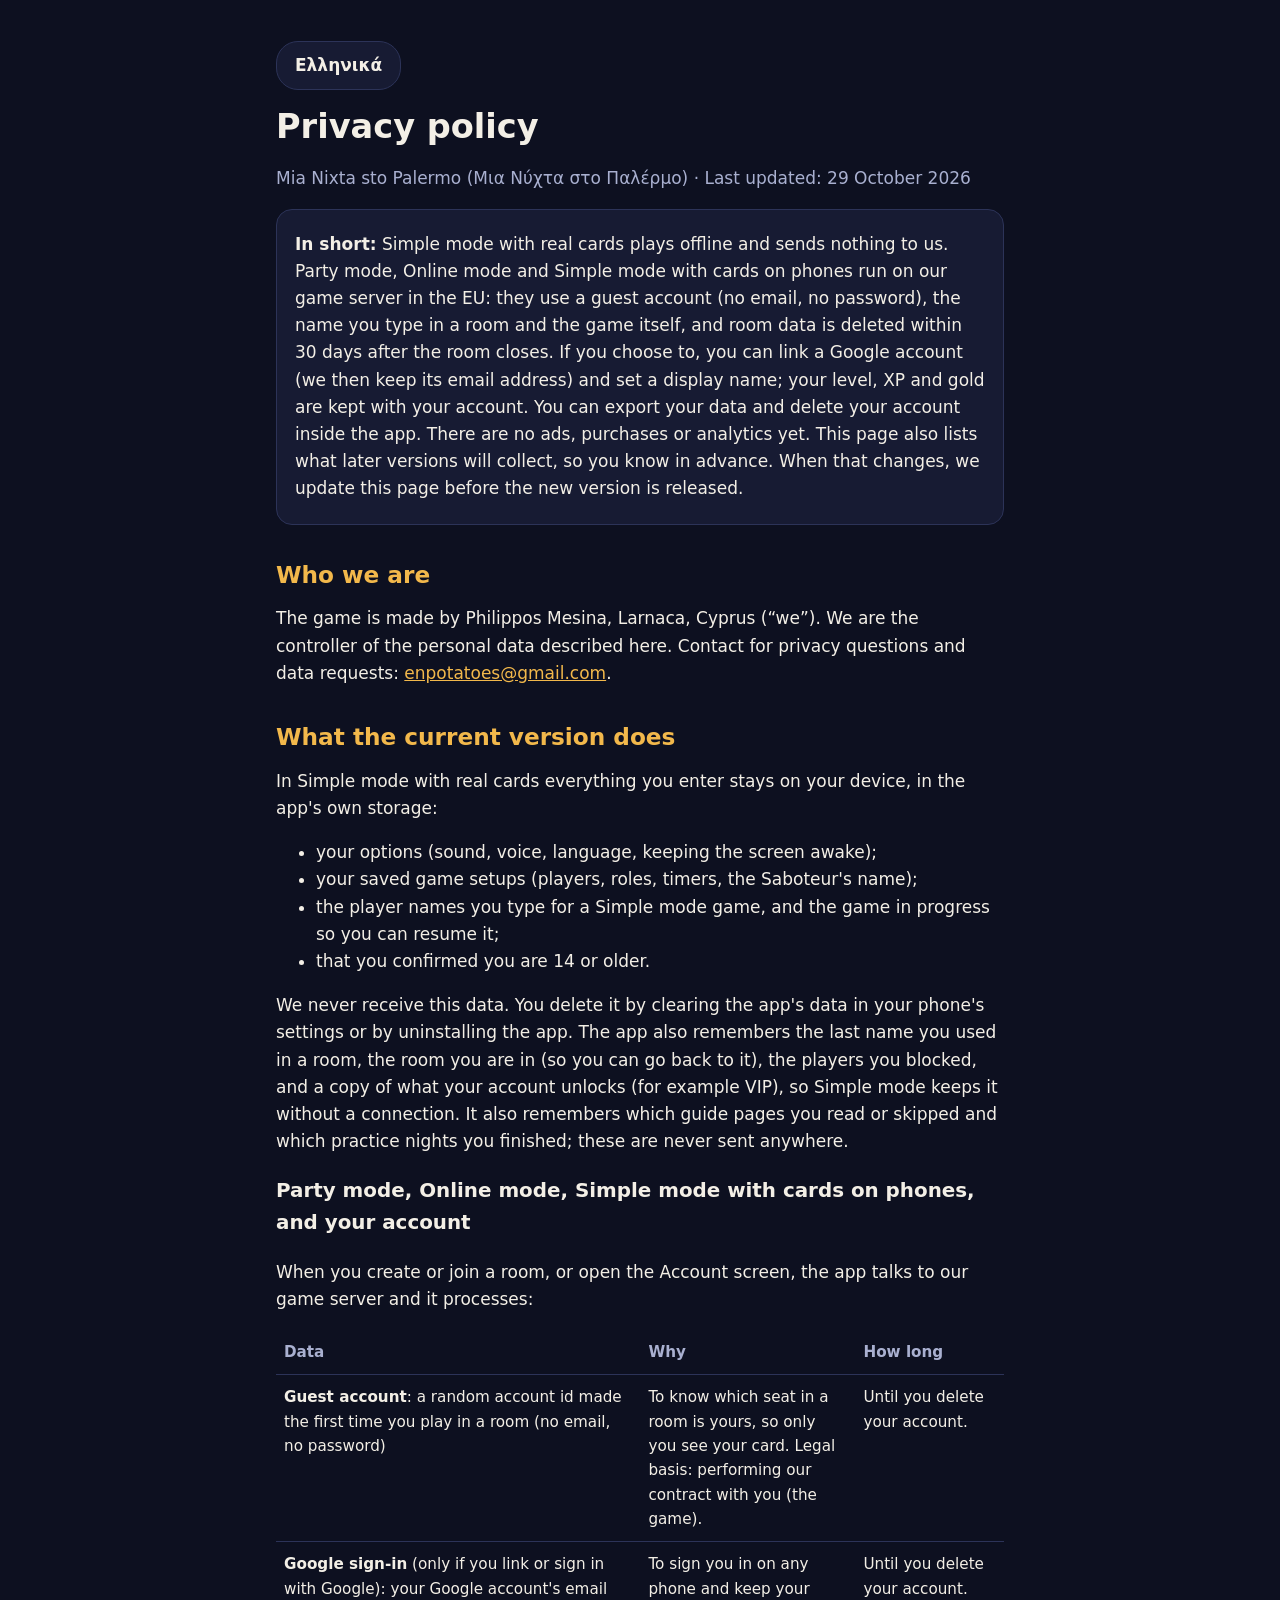
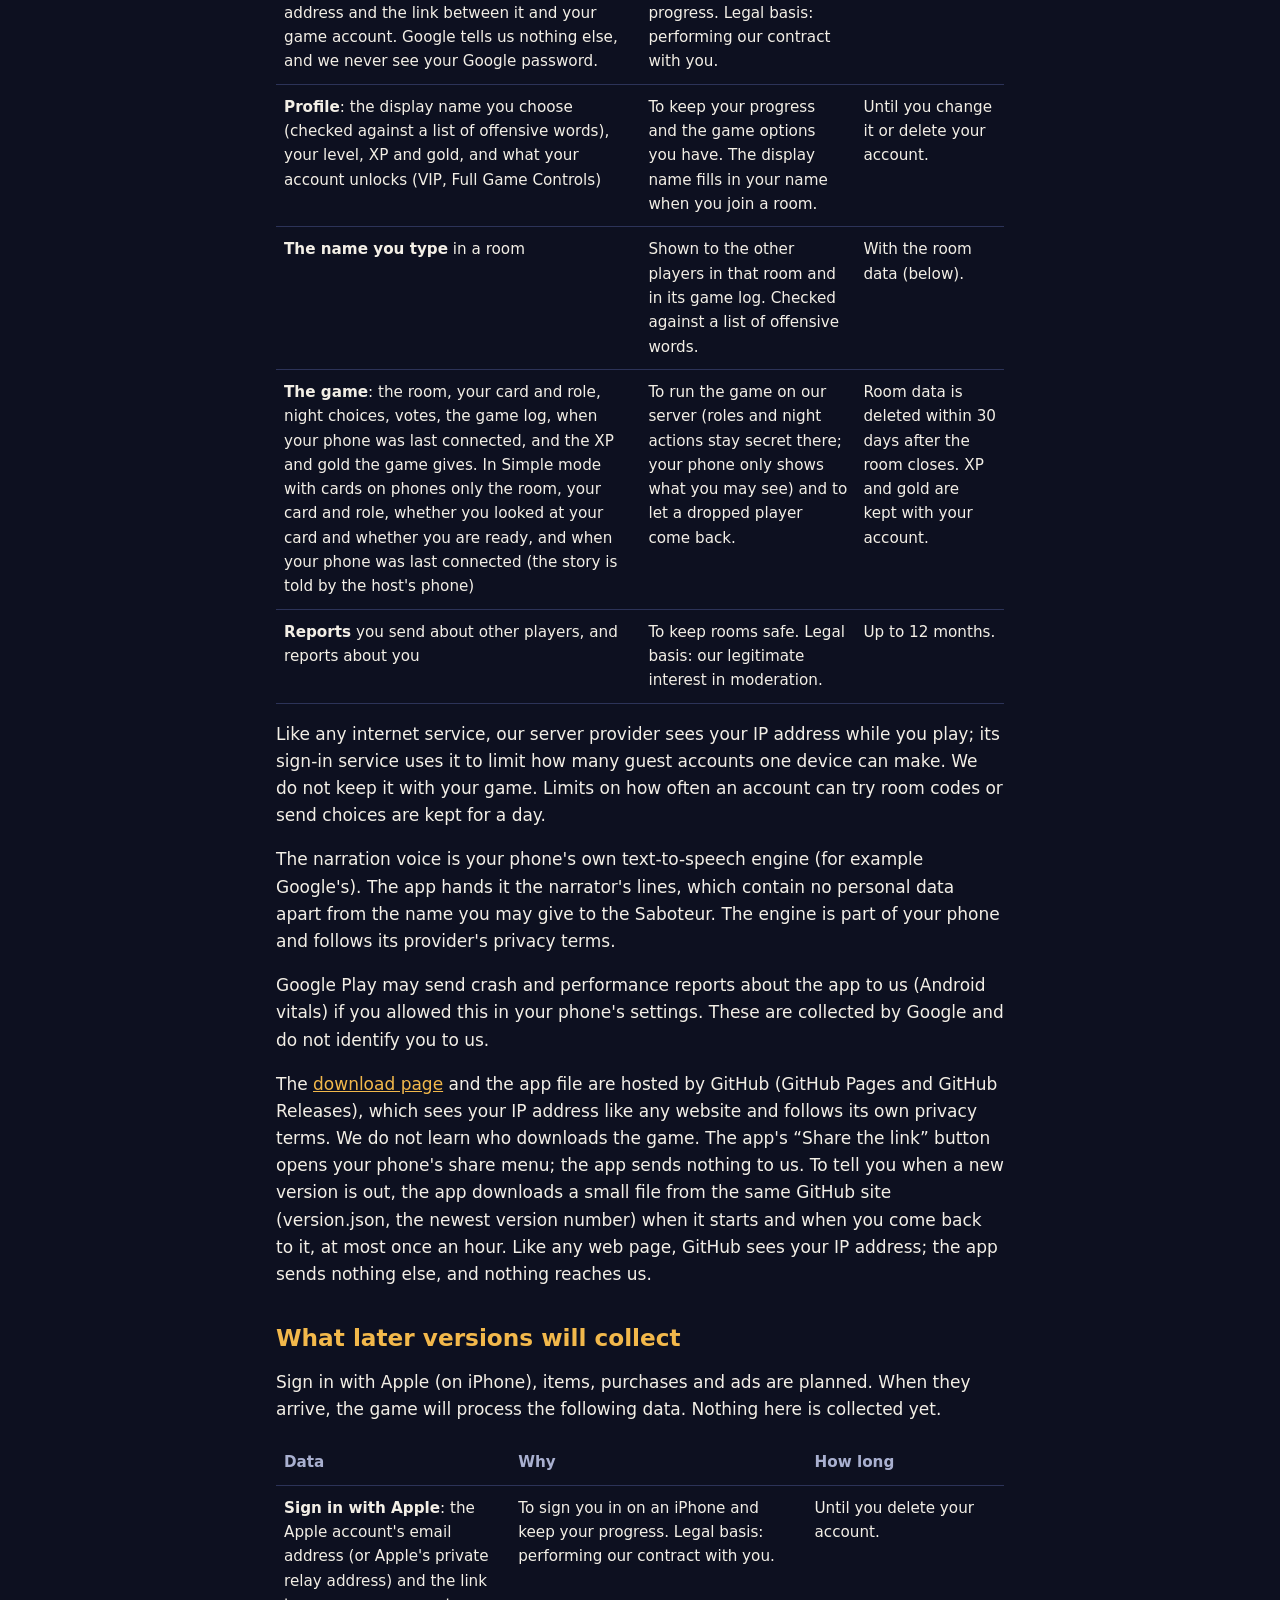
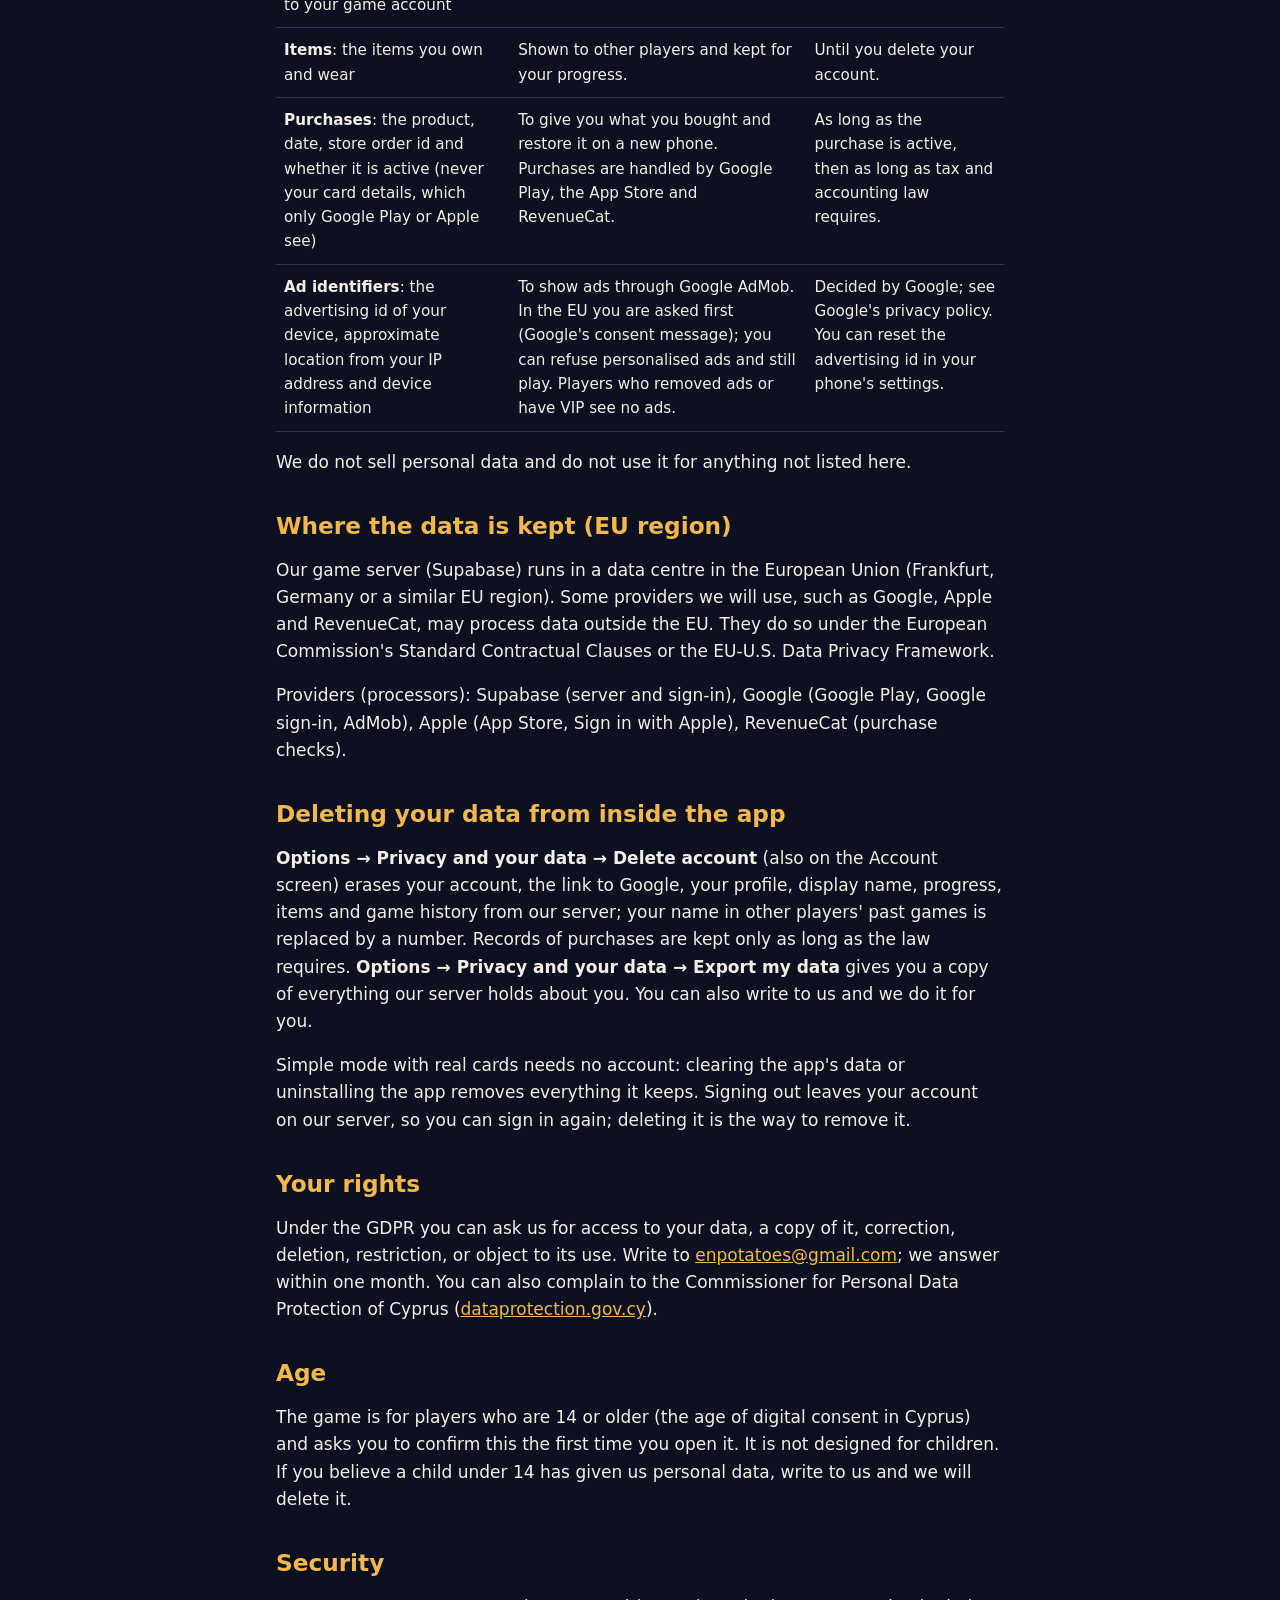
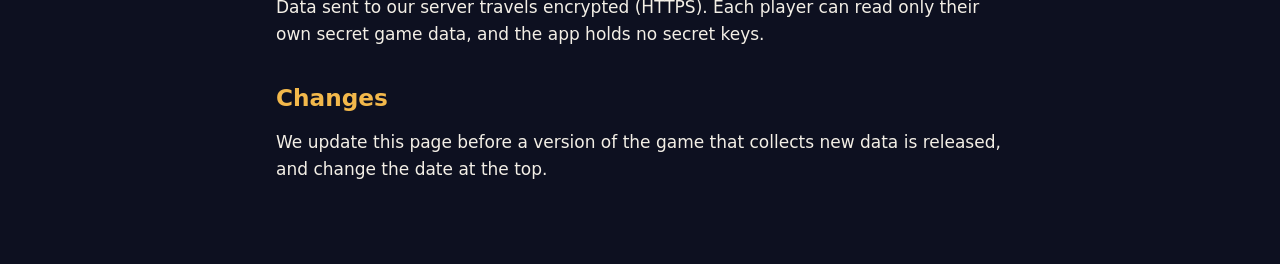
<file: index.html>
<!doctype html>
<html lang="en">
<head>
  <meta charset="utf-8">
  <meta name="viewport" content="width=device-width, initial-scale=1">
  <title>Privacy policy · Mia Nixta sto Palermo</title>
  <meta name="description" content="Privacy policy of the game Mia Nixta sto Palermo (Μια Νύχτα στο Παλέρμο).">
  <link rel="alternate" hreflang="el" href="el/">
  <link rel="stylesheet" href="style.css">
</head>
<body>
<main>
  <p><a class="lang" href="el/" hreflang="el" lang="el">Ελληνικά</a></p>

  <h1>Privacy policy</h1>
  <p class="muted">Mia Nixta sto Palermo (Μια Νύχτα στο Παλέρμο) · Last updated: 29 October 2026</p>

  <div class="box">
    <p><strong>In short:</strong> Simple mode with real cards plays offline and sends nothing to us. Party mode,
      Online mode and Simple mode with cards on phones run on our game server in the EU: they use a guest account (no email, no password), the name you type in a room and
      the game itself, and room data is deleted within 30 days after the room closes. If you choose to, you can link a
      Google account (we then keep its email address) and set a display name; your level, XP and gold are kept with
      your account. You can export your data and delete your account inside the app. There are no ads, purchases or
      analytics yet. This page also lists what later versions will collect, so you know in advance. When that changes,
      we update this page before the new version is released.</p>
  </div>

  <h2>Who we are</h2>
  <p>The game is made by Philippos Mesina, Larnaca, Cyprus (“we”). We are the controller of the personal data
    described here. Contact for privacy questions and data requests: <a href="mailto:enpotatoes@gmail.com">enpotatoes@gmail.com</a>.</p>

  <h2>What the current version does</h2>
  <p>In Simple mode with real cards everything you enter stays on your device, in the app's own storage:</p>
  <ul>
    <li>your options (sound, voice, language, keeping the screen awake);</li>
    <li>your saved game setups (players, roles, timers, the Saboteur's name);</li>
    <li>the player names you type for a Simple mode game, and the game in progress so you can resume it;</li>
    <li>that you confirmed you are 14 or older.</li>
  </ul>
  <p>We never receive this data. You delete it by clearing the app's data in your phone's settings or by
    uninstalling the app. The app also remembers the last name you used in a room, the room you are in (so you can go
    back to it), the players you blocked, and a copy of what your account unlocks (for example VIP), so Simple mode
    keeps it without a connection. It also remembers which guide pages you read or skipped and which practice nights
    you finished; these are never sent anywhere.</p>

  <h3>Party mode, Online mode, Simple mode with cards on phones, and your account</h3>
  <p>When you create or join a room, or open the Account screen, the app talks to our game server and it
    processes:</p>
  <div class="table-wrap">
    <table>
      <thead>
        <tr><th scope="col">Data</th><th scope="col">Why</th><th scope="col">How long</th></tr>
      </thead>
      <tbody>
        <tr>
          <td><strong>Guest account</strong>: a random account id made the first time you play in a room (no email,
            no password)</td>
          <td>To know which seat in a room is yours, so only you see your card. Legal basis: performing our contract
            with you (the game).</td>
          <td>Until you delete your account.</td>
        </tr>
        <tr>
          <td><strong>Google sign-in</strong> (only if you link or sign in with Google): your Google account's email
            address and the link between it and your game account. Google tells us nothing else, and we never see
            your Google password.</td>
          <td>To sign you in on any phone and keep your progress. Legal basis: performing our contract with you.</td>
          <td>Until you delete your account.</td>
        </tr>
        <tr>
          <td><strong>Profile</strong>: the display name you choose (checked against a list of offensive words), your
            level, XP and gold, and what your account unlocks (VIP, Full Game Controls)</td>
          <td>To keep your progress and the game options you have. The display name fills in your name when you join a
            room.</td>
          <td>Until you change it or delete your account.</td>
        </tr>
        <tr>
          <td><strong>The name you type</strong> in a room</td>
          <td>Shown to the other players in that room and in its game log. Checked against a list of offensive
            words.</td>
          <td>With the room data (below).</td>
        </tr>
        <tr>
          <td><strong>The game</strong>: the room, your card and role, night choices, votes, the game log, when your
            phone was last connected, and the XP and gold the game gives. In Simple mode with cards on phones only the
            room, your card and role, whether you looked at your card and whether you are ready, and when your phone
            was last connected (the story is told by the host's phone)</td>
          <td>To run the game on our server (roles and night actions stay secret there; your phone only shows what
            you may see) and to let a dropped player come back.</td>
          <td>Room data is deleted within 30 days after the room closes. XP and gold are kept with your
            account.</td>
        </tr>
        <tr>
          <td><strong>Reports</strong> you send about other players, and reports about you</td>
          <td>To keep rooms safe. Legal basis: our legitimate interest in moderation.</td>
          <td>Up to 12 months.</td>
        </tr>
      </tbody>
    </table>
  </div>
  <p>Like any internet service, our server provider sees your IP address while you play; its sign-in service uses
    it to limit how many guest accounts one device can make. We do not keep it with your game. Limits on how often an
    account can try room codes or send choices are kept for a day.</p>
  <p>The narration voice is your phone's own text-to-speech engine (for example Google's). The app hands it the
    narrator's lines, which contain no personal data apart from the name you may give to the Saboteur. The engine is part of
    your phone and follows its provider's privacy terms.</p>
  <p>Google Play may send crash and performance reports about the app to us (Android vitals) if you allowed this in
    your phone's settings. These are collected by Google and do not identify you to us.</p>
  <p>The <a href="download/">download page</a> and the app file are hosted by GitHub (GitHub Pages and GitHub
    Releases), which sees your IP address like any website and follows its own privacy terms. We do not learn who
    downloads the game. The app's “Share the link” button opens your phone's share menu; the app sends nothing to
    us. To tell you when a new version is out, the app downloads a small file from the same GitHub site
    (version.json, the newest version number) when it starts and when you come back to it, at most once an hour. Like
    any web page, GitHub sees your IP address; the app sends nothing else, and nothing reaches us.</p>

  <h2>What later versions will collect</h2>
  <p>Sign in with Apple (on iPhone), items, purchases and ads are planned. When they arrive, the game will process
    the following data. Nothing here is collected yet.</p>
  <div class="table-wrap">
    <table>
      <thead>
        <tr><th scope="col">Data</th><th scope="col">Why</th><th scope="col">How long</th></tr>
      </thead>
      <tbody>
        <tr>
          <td><strong>Sign in with Apple</strong>: the Apple account's email address (or Apple's private relay
            address) and the link to your game account</td>
          <td>To sign you in on an iPhone and keep your progress. Legal basis: performing our contract with you.</td>
          <td>Until you delete your account.</td>
        </tr>
        <tr>
          <td><strong>Items</strong>: the items you own and wear</td>
          <td>Shown to other players and kept for your progress.</td>
          <td>Until you delete your account.</td>
        </tr>
        <tr>
          <td><strong>Purchases</strong>: the product, date, store order id and whether it is active (never your
            card details, which only Google Play or Apple see)</td>
          <td>To give you what you bought and restore it on a new phone. Purchases are handled by Google Play, the
            App Store and RevenueCat.</td>
          <td>As long as the purchase is active, then as long as tax and accounting law requires.</td>
        </tr>
        <tr>
          <td><strong>Ad identifiers</strong>: the advertising id of your device, approximate location from your IP
            address and device information</td>
          <td>To show ads through Google AdMob. In the EU you are asked first (Google's consent message); you can
            refuse personalised ads and still play. Players who removed ads or have VIP see no ads.</td>
          <td>Decided by Google; see Google's privacy policy. You can reset the advertising id in your phone's
            settings.</td>
        </tr>
      </tbody>
    </table>
  </div>
  <p>We do not sell personal data and do not use it for anything not listed here.</p>

  <h2>Where the data is kept (EU region)</h2>
  <p>Our game server (Supabase) runs in a data centre in the European Union (Frankfurt, Germany or a similar EU
    region). Some providers we will use, such as Google, Apple and RevenueCat, may process data outside the EU. They do
    so under the European Commission's Standard Contractual Clauses or the EU-U.S. Data Privacy Framework.</p>
  <p>Providers (processors): Supabase (server and sign-in), Google (Google Play, Google sign-in, AdMob), Apple (App
    Store, Sign in with Apple), RevenueCat (purchase checks).</p>

  <h2>Deleting your data from inside the app</h2>
  <p><strong>Options → Privacy and your data → Delete account</strong> (also on the Account screen) erases your
    account, the link to Google, your profile, display name, progress, items and game history from our server; your
    name in other players' past games is replaced by a number. Records of purchases are kept only as long as the law
    requires. <strong>Options → Privacy and your data → Export my data</strong> gives you a copy of everything our
    server holds about you. You can also write to us and we do it for you.</p>
  <p>Simple mode with real cards needs no account: clearing the app's data or uninstalling the app removes everything it keeps. Signing
    out leaves your account on our server, so you can sign in again; deleting it is the way to remove it.</p>

  <h2>Your rights</h2>
  <p>Under the GDPR you can ask us for access to your data, a copy of it, correction, deletion, restriction, or object
    to its use. Write to <a href="mailto:enpotatoes@gmail.com">enpotatoes@gmail.com</a>; we answer within one month. You can also
    complain to the Commissioner for Personal Data Protection of Cyprus
    (<a href="https://www.dataprotection.gov.cy">dataprotection.gov.cy</a>).</p>

  <h2>Age</h2>
  <p>The game is for players who are 14 or older (the age of digital consent in Cyprus) and asks you to confirm this
    the first time you open it. It is not designed for children. If you believe a child under 14 has given us personal
    data, write to us and we will delete it.</p>

  <h2>Security</h2>
  <p>Data sent to our server travels encrypted (HTTPS). Each player can read only their own secret game data, and the
    app holds no secret keys.</p>

  <h2>Changes</h2>
  <p>We update this page before a version of the game that collects new data is released, and change the date at the
    top.</p>
</main>
</body>
</html>
</file>
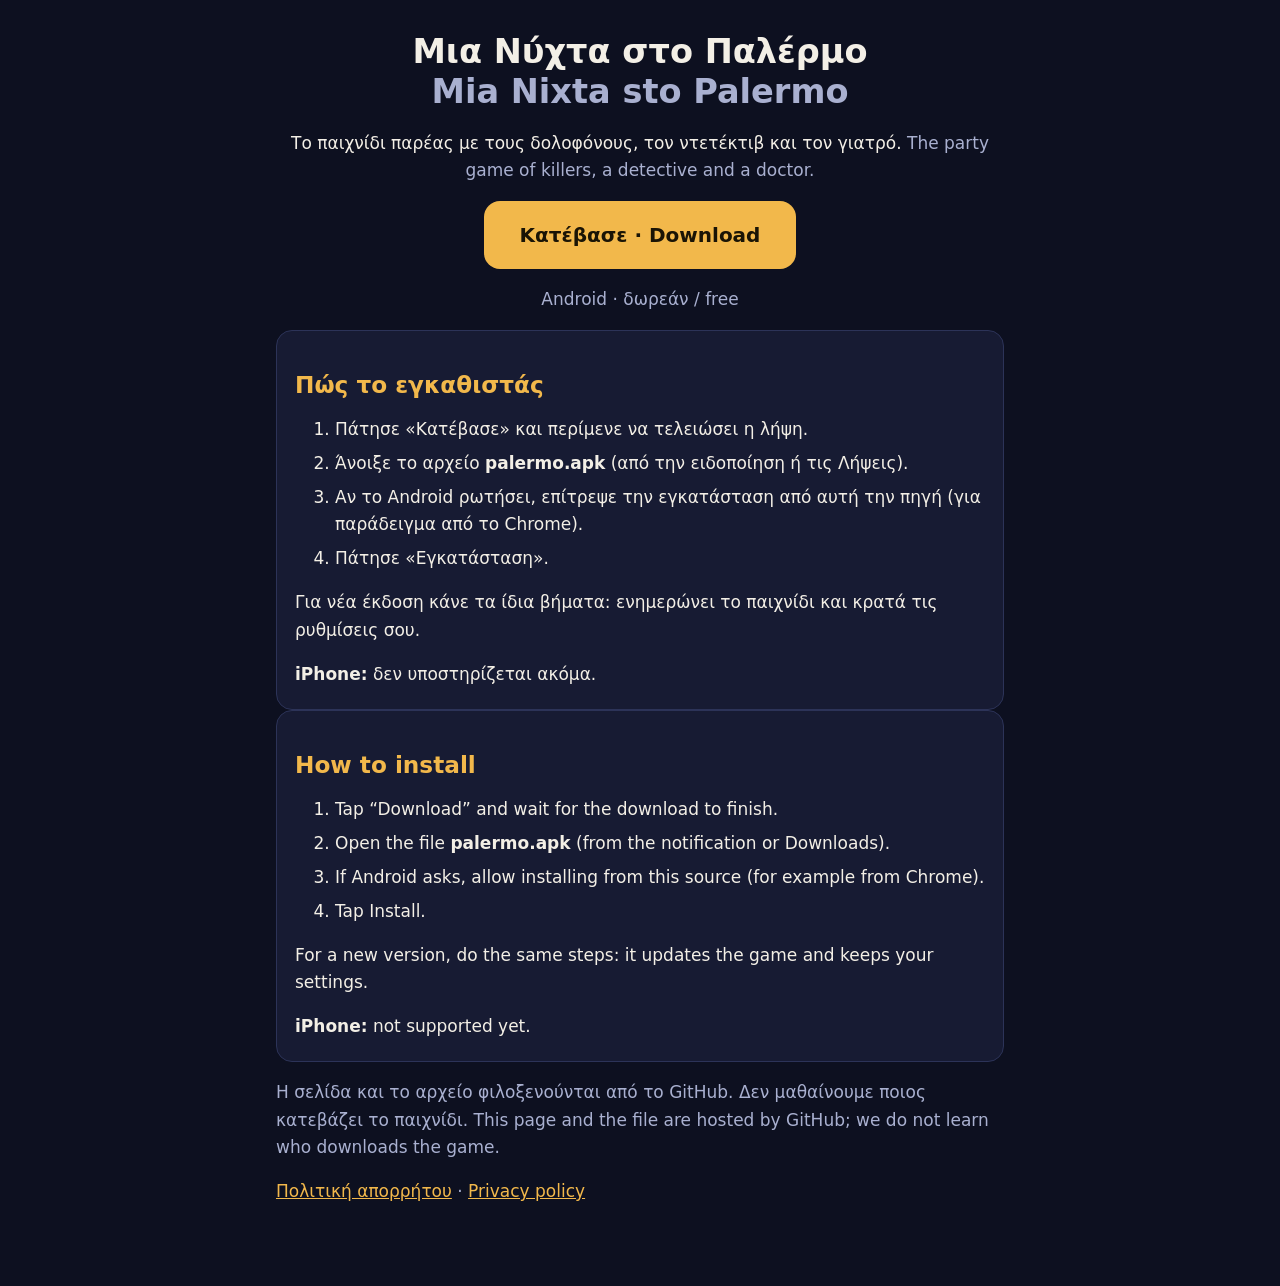
<file: download/index.html>
<!doctype html>
<html lang="el">
<head>
  <meta charset="utf-8">
  <meta name="viewport" content="width=device-width, initial-scale=1">
  <title>Κατέβασε το παιχνίδι · Download · Mia Nixta sto Palermo</title>
  <meta name="description" content="Κατέβασε το Μια Νύχτα στο Παλέρμο για Android. Download Mia Nixta sto Palermo for Android.">
  <link rel="stylesheet" href="../style.css">
  <style>
    .download { display: inline-block; padding: .9em 1.8em; border-radius: 16px; background: #f2b84b; color: #1a1405;
      font-size: 1.25rem; font-weight: 700; text-decoration: none; min-height: 44px; }
    .download:focus-visible { outline: 3px solid #f3efe6; outline-offset: 3px; }
    .center { text-align: center; }
    ol li { margin-bottom: .4em; }
  </style>
</head>
<body>
<main>
  <div class="center">
    <h1><span lang="el">Μια Νύχτα στο Παλέρμο</span><br><span class="muted">Mia Nixta sto Palermo</span></h1>
    <p lang="el">Το παιχνίδι παρέας με τους δολοφόνους, τον ντετέκτιβ και τον γιατρό.
      <span lang="en" class="muted">The party game of killers, a detective and a doctor.</span></p>
    <!-- The one place the download address lives. When the game is on Google Play, change this link
         to https://play.google.com/store/apps/details?id=com.mianixta.palermo and the steps below. -->
    <p><a class="download" id="download" href="https://github.com/EnPotatoes/palermo-privacy/releases/latest/download/palermo.apk">Κατέβασε · Download</a></p>
    <p class="muted">Android · <span lang="el">δωρεάν</span> / free</p>
  </div>

  <div class="box" lang="el">
    <h2>Πώς το εγκαθιστάς</h2>
    <ol>
      <li>Πάτησε «Κατέβασε» και περίμενε να τελειώσει η λήψη.</li>
      <li>Άνοιξε το αρχείο <strong>palermo.apk</strong> (από την ειδοποίηση ή τις Λήψεις).</li>
      <li>Αν το Android ρωτήσει, επίτρεψε την εγκατάσταση από αυτή την πηγή (για παράδειγμα από το Chrome).</li>
      <li>Πάτησε «Εγκατάσταση».</li>
    </ol>
    <p>Για νέα έκδοση κάνε τα ίδια βήματα: ενημερώνει το παιχνίδι και κρατά τις ρυθμίσεις σου.</p>
    <p><strong>iPhone:</strong> δεν υποστηρίζεται ακόμα.</p>
  </div>

  <div class="box" lang="en">
    <h2>How to install</h2>
    <ol>
      <li>Tap “Download” and wait for the download to finish.</li>
      <li>Open the file <strong>palermo.apk</strong> (from the notification or Downloads).</li>
      <li>If Android asks, allow installing from this source (for example from Chrome).</li>
      <li>Tap Install.</li>
    </ol>
    <p>For a new version, do the same steps: it updates the game and keeps your settings.</p>
    <p><strong>iPhone:</strong> not supported yet.</p>
  </div>

  <p class="muted" lang="el">Η σελίδα και το αρχείο φιλοξενούνται από το GitHub. Δεν μαθαίνουμε ποιος κατεβάζει το
    παιχνίδι. <span lang="en">This page and the file are hosted by GitHub; we do not learn who downloads the
    game.</span></p>
  <p class="muted"><a href="../el/" hreflang="el" lang="el">Πολιτική απορρήτου</a> ·
    <a href="../" lang="en">Privacy policy</a></p>
</main>
</body>
</html>
</file>
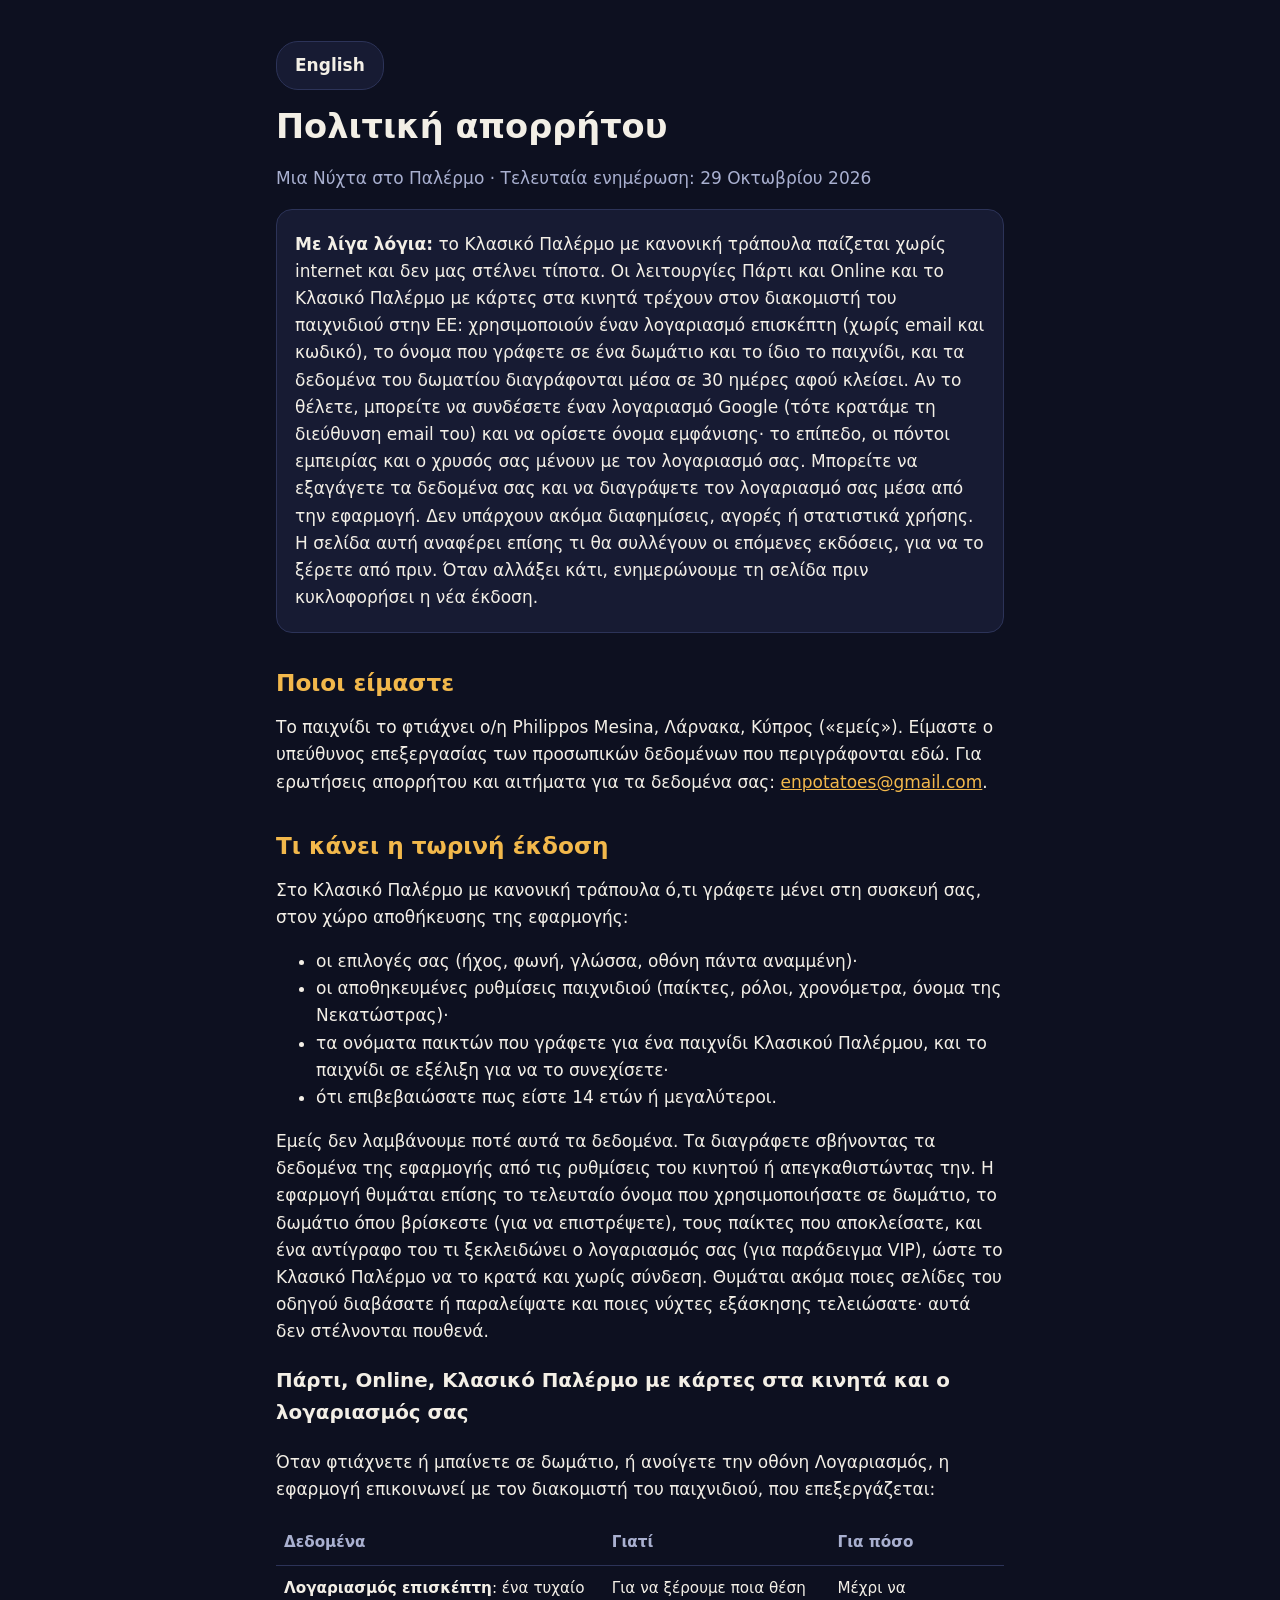
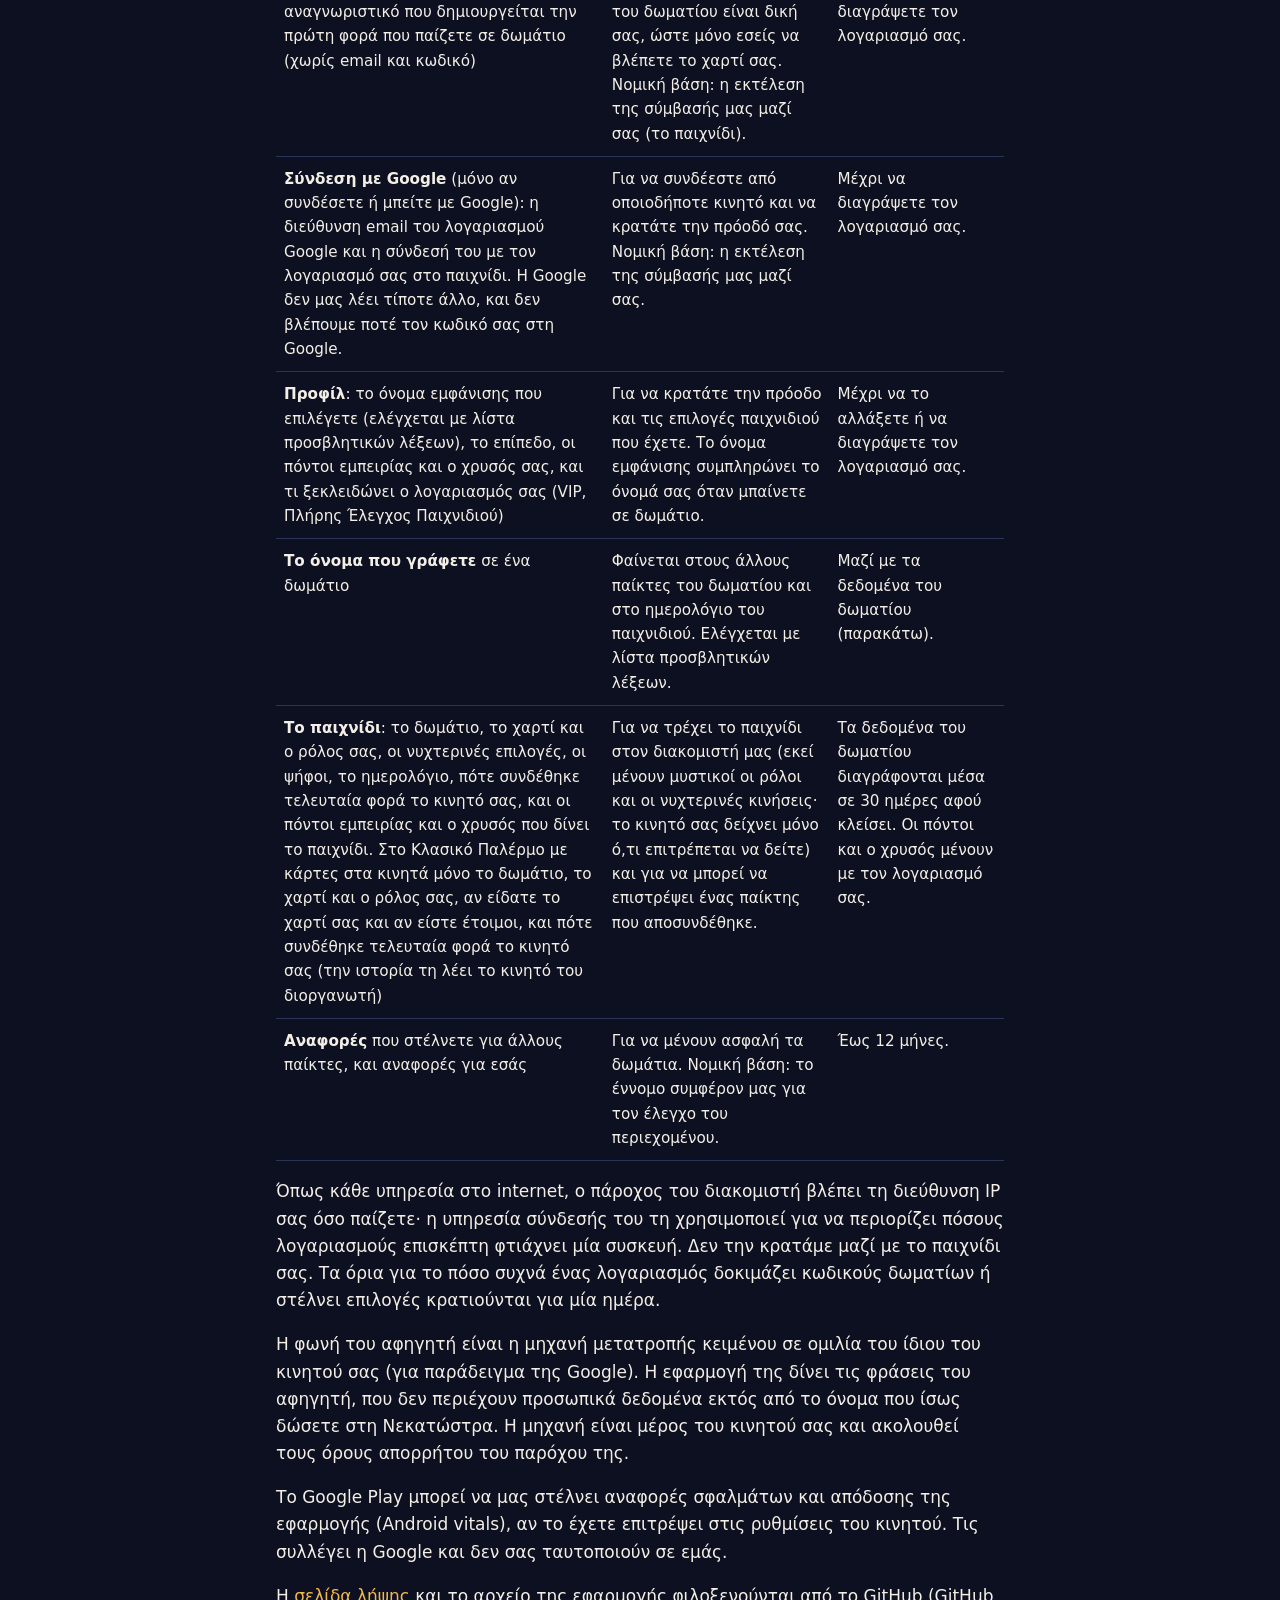
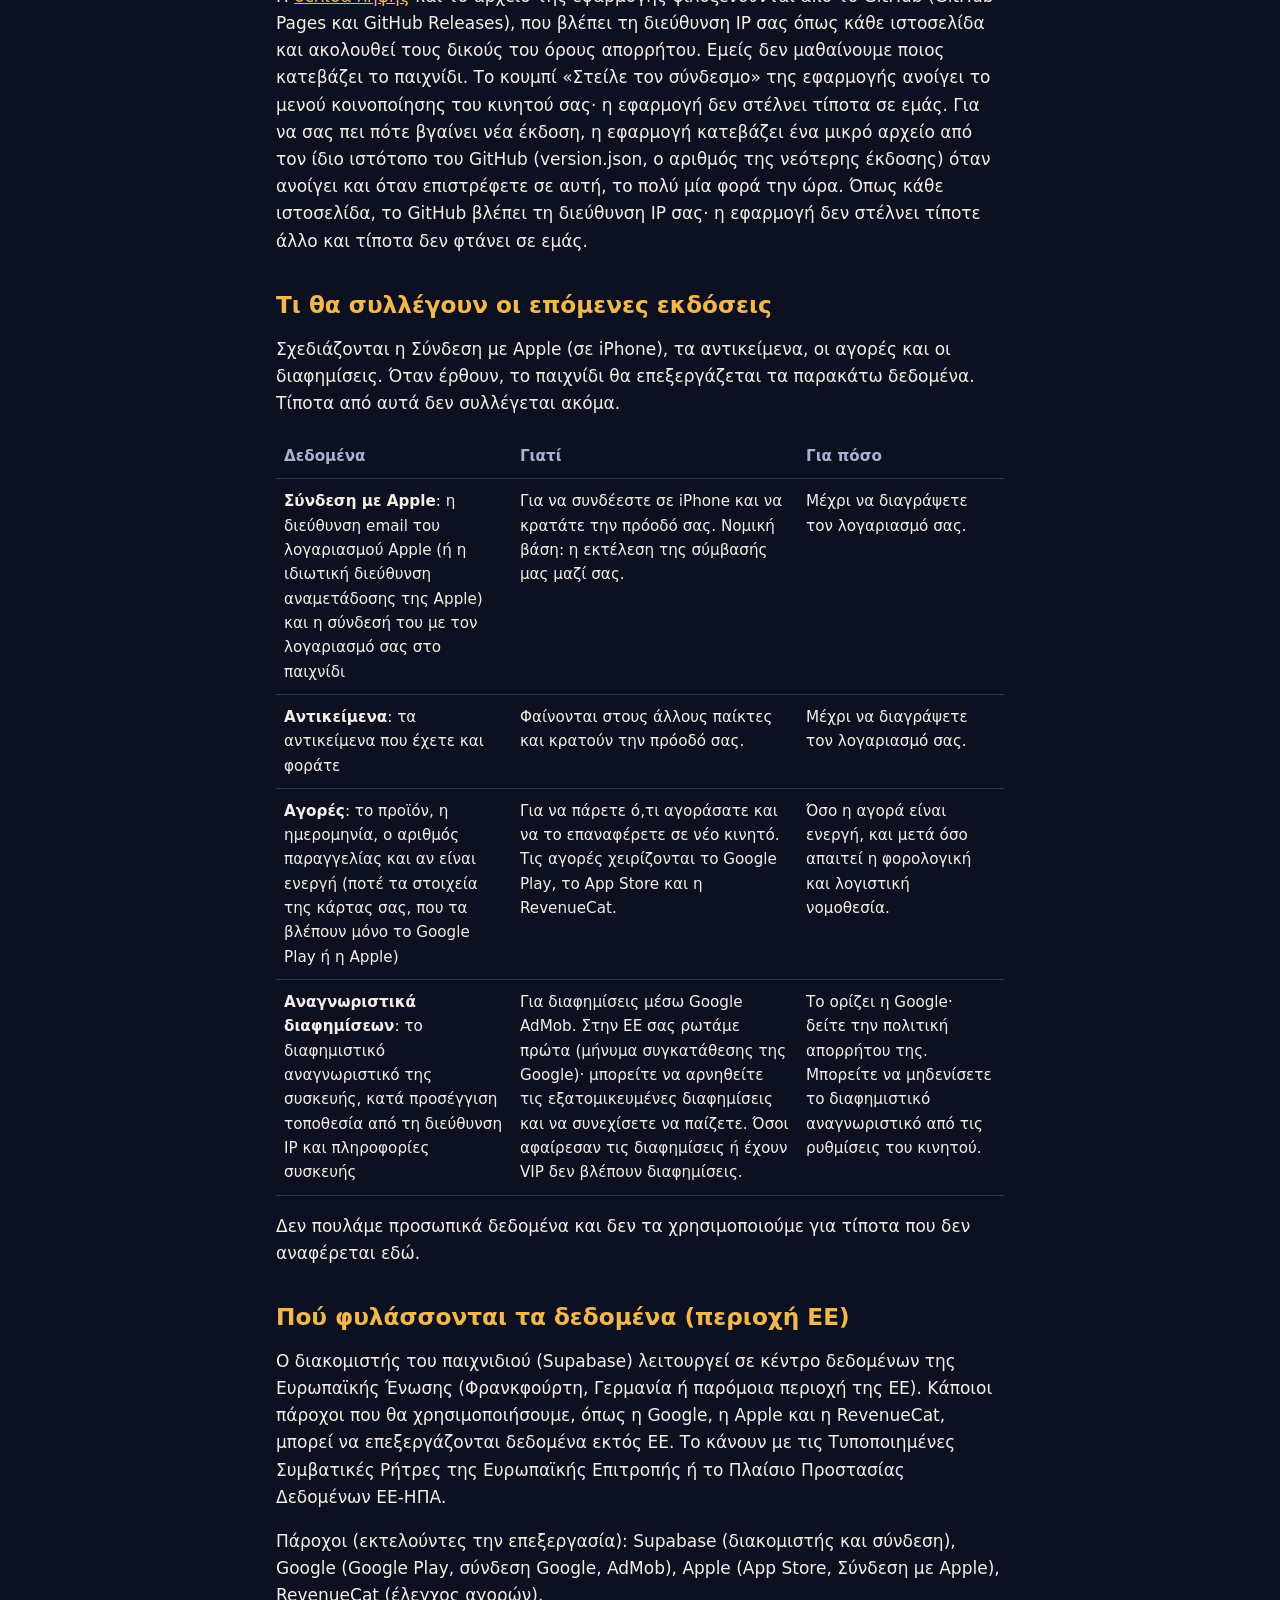
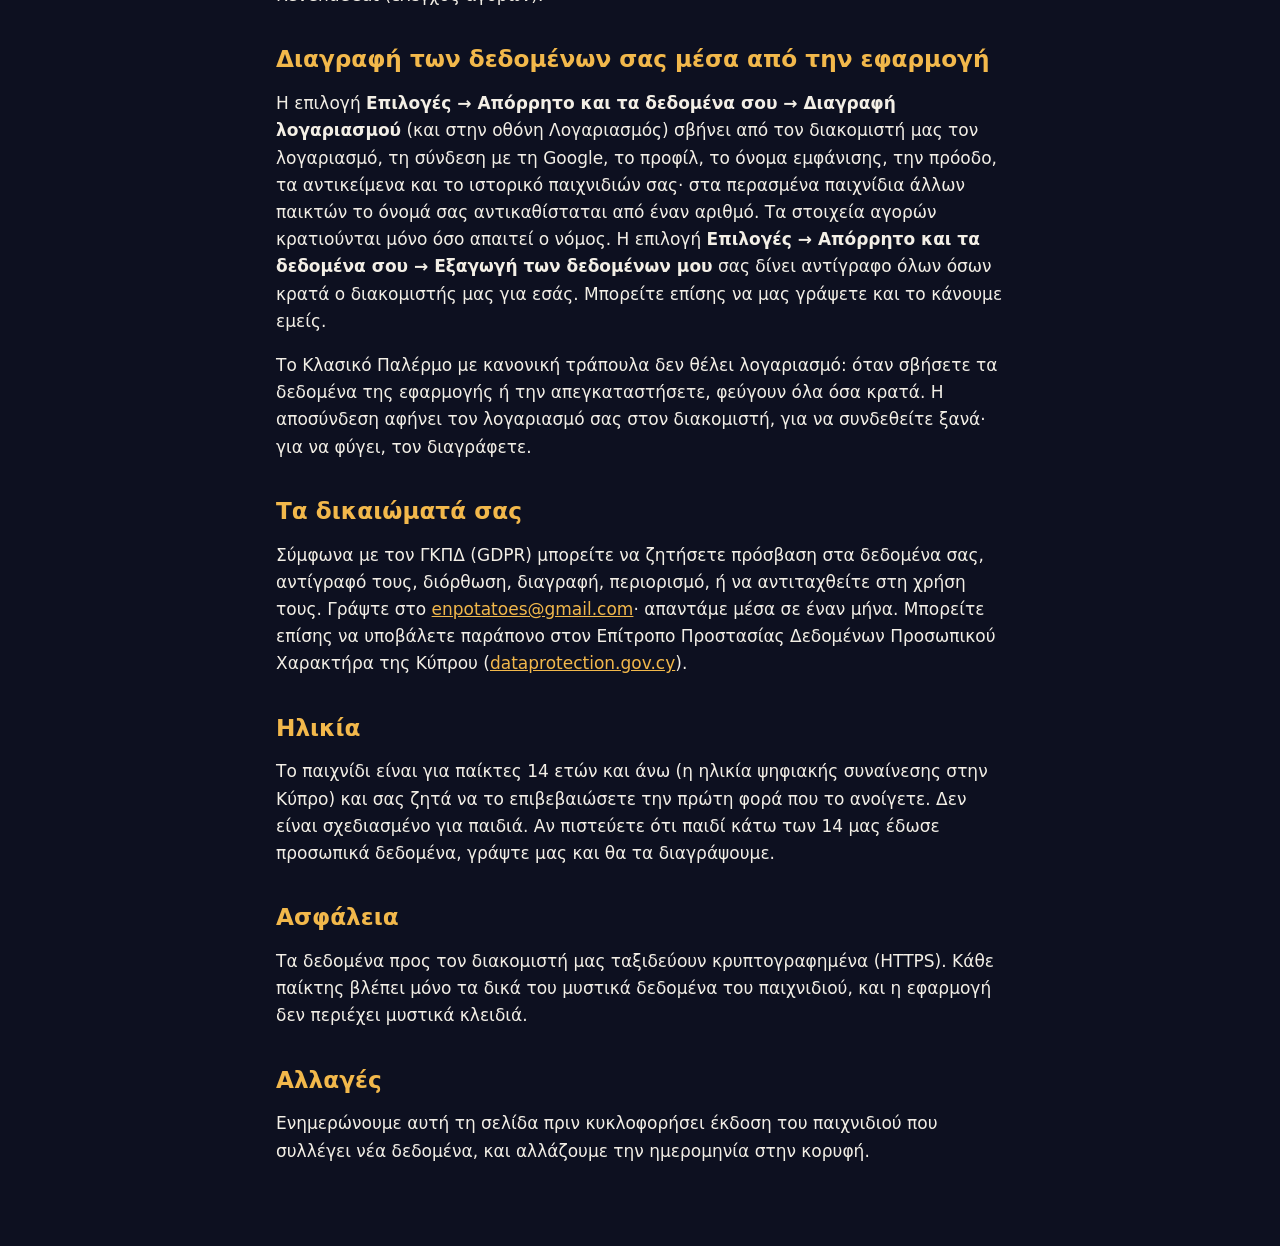
<file: el/index.html>
<!doctype html>
<html lang="el">
<head>
  <meta charset="utf-8">
  <meta name="viewport" content="width=device-width, initial-scale=1">
  <title>Πολιτική απορρήτου · Μια Νύχτα στο Παλέρμο</title>
  <meta name="description" content="Πολιτική απορρήτου του παιχνιδιού Μια Νύχτα στο Παλέρμο.">
  <link rel="alternate" hreflang="en" href="../">
  <link rel="stylesheet" href="../style.css">
</head>
<body>
<main>
  <p><a class="lang" href="../" hreflang="en" lang="en">English</a></p>

  <h1>Πολιτική απορρήτου</h1>
  <p class="muted">Μια Νύχτα στο Παλέρμο · Τελευταία ενημέρωση: 29 Οκτωβρίου 2026</p>

  <div class="box">
    <p><strong>Με λίγα λόγια:</strong> το Κλασικό Παλέρμο με κανονική τράπουλα παίζεται χωρίς internet και δεν μας
      στέλνει τίποτα. Οι λειτουργίες Πάρτι και Online και το Κλασικό Παλέρμο με κάρτες στα κινητά τρέχουν στον
      διακομιστή του παιχνιδιού στην ΕΕ: χρησιμοποιούν έναν λογαριασμό
      επισκέπτη (χωρίς email και κωδικό), το όνομα που γράφετε σε ένα δωμάτιο και το ίδιο το παιχνίδι, και τα δεδομένα
      του δωματίου διαγράφονται μέσα σε 30 ημέρες αφού κλείσει. Αν το θέλετε, μπορείτε να συνδέσετε έναν λογαριασμό
      Google (τότε κρατάμε τη διεύθυνση email του) και να ορίσετε όνομα εμφάνισης· το επίπεδο, οι πόντοι εμπειρίας και ο
      χρυσός σας μένουν με τον λογαριασμό σας. Μπορείτε να εξαγάγετε τα δεδομένα σας και να διαγράψετε τον λογαριασμό
      σας μέσα από την εφαρμογή. Δεν υπάρχουν ακόμα διαφημίσεις, αγορές ή στατιστικά
      χρήσης. Η σελίδα αυτή αναφέρει επίσης τι θα συλλέγουν οι επόμενες εκδόσεις, για να το ξέρετε από πριν. Όταν
      αλλάξει κάτι, ενημερώνουμε τη σελίδα πριν κυκλοφορήσει η νέα έκδοση.</p>
  </div>

  <h2>Ποιοι είμαστε</h2>
  <p>Το παιχνίδι το φτιάχνει ο/η Philippos Mesina, Λάρνακα, Κύπρος («εμείς»). Είμαστε ο υπεύθυνος επεξεργασίας των
    προσωπικών δεδομένων που περιγράφονται εδώ. Για ερωτήσεις απορρήτου και αιτήματα για τα δεδομένα σας:
    <a href="mailto:enpotatoes@gmail.com">enpotatoes@gmail.com</a>.</p>

  <h2>Τι κάνει η τωρινή έκδοση</h2>
  <p>Στο Κλασικό Παλέρμο με κανονική τράπουλα ό,τι γράφετε μένει στη συσκευή σας, στον χώρο αποθήκευσης της εφαρμογής:</p>
  <ul>
    <li>οι επιλογές σας (ήχος, φωνή, γλώσσα, οθόνη πάντα αναμμένη)·</li>
    <li>οι αποθηκευμένες ρυθμίσεις παιχνιδιού (παίκτες, ρόλοι, χρονόμετρα, όνομα της Νεκατώστρας)·</li>
    <li>τα ονόματα παικτών που γράφετε για ένα παιχνίδι Κλασικού Παλέρμου, και το παιχνίδι σε εξέλιξη για να το συνεχίσετε·</li>
    <li>ότι επιβεβαιώσατε πως είστε 14 ετών ή μεγαλύτεροι.</li>
  </ul>
  <p>Εμείς δεν λαμβάνουμε ποτέ αυτά τα δεδομένα. Τα διαγράφετε σβήνοντας τα δεδομένα της εφαρμογής από τις ρυθμίσεις
    του κινητού ή απεγκαθιστώντας την. Η εφαρμογή θυμάται επίσης το τελευταίο όνομα που χρησιμοποιήσατε σε δωμάτιο, το
    δωμάτιο όπου βρίσκεστε (για να επιστρέψετε), τους παίκτες που αποκλείσατε, και ένα αντίγραφο του τι ξεκλειδώνει ο
    λογαριασμός σας (για παράδειγμα VIP), ώστε το Κλασικό Παλέρμο να το κρατά και χωρίς σύνδεση. Θυμάται ακόμα ποιες
    σελίδες του οδηγού διαβάσατε ή παραλείψατε και ποιες νύχτες εξάσκησης τελειώσατε· αυτά δεν στέλνονται πουθενά.</p>

  <h3>Πάρτι, Online, Κλασικό Παλέρμο με κάρτες στα κινητά και ο λογαριασμός σας</h3>
  <p>Όταν φτιάχνετε ή μπαίνετε σε δωμάτιο, ή ανοίγετε την οθόνη Λογαριασμός, η εφαρμογή επικοινωνεί με τον
    διακομιστή του παιχνιδιού, που επεξεργάζεται:</p>
  <div class="table-wrap">
    <table>
      <thead>
        <tr><th scope="col">Δεδομένα</th><th scope="col">Γιατί</th><th scope="col">Για πόσο</th></tr>
      </thead>
      <tbody>
        <tr>
          <td><strong>Λογαριασμός επισκέπτη</strong>: ένα τυχαίο αναγνωριστικό που δημιουργείται την πρώτη φορά που
            παίζετε σε δωμάτιο (χωρίς email και κωδικό)</td>
          <td>Για να ξέρουμε ποια θέση του δωματίου είναι δική σας, ώστε μόνο εσείς να βλέπετε το χαρτί σας. Νομική
            βάση: η εκτέλεση της σύμβασής μας μαζί σας (το παιχνίδι).</td>
          <td>Μέχρι να διαγράψετε τον λογαριασμό σας.</td>
        </tr>
        <tr>
          <td><strong>Σύνδεση με Google</strong> (μόνο αν συνδέσετε ή μπείτε με Google): η διεύθυνση email του
            λογαριασμού Google και η σύνδεσή του με τον λογαριασμό σας στο παιχνίδι. Η Google δεν μας λέει τίποτε άλλο,
            και δεν βλέπουμε ποτέ τον κωδικό σας στη Google.</td>
          <td>Για να συνδέεστε από οποιοδήποτε κινητό και να κρατάτε την πρόοδό σας. Νομική βάση: η εκτέλεση της
            σύμβασής μας μαζί σας.</td>
          <td>Μέχρι να διαγράψετε τον λογαριασμό σας.</td>
        </tr>
        <tr>
          <td><strong>Προφίλ</strong>: το όνομα εμφάνισης που επιλέγετε (ελέγχεται με λίστα προσβλητικών λέξεων), το
            επίπεδο, οι πόντοι εμπειρίας και ο χρυσός σας, και τι ξεκλειδώνει ο λογαριασμός σας (VIP, Πλήρης Έλεγχος
            Παιχνιδιού)</td>
          <td>Για να κρατάτε την πρόοδο και τις επιλογές παιχνιδιού που έχετε. Το όνομα εμφάνισης συμπληρώνει το
            όνομά σας όταν μπαίνετε σε δωμάτιο.</td>
          <td>Μέχρι να το αλλάξετε ή να διαγράψετε τον λογαριασμό σας.</td>
        </tr>
        <tr>
          <td><strong>Το όνομα που γράφετε</strong> σε ένα δωμάτιο</td>
          <td>Φαίνεται στους άλλους παίκτες του δωματίου και στο ημερολόγιο του παιχνιδιού. Ελέγχεται με λίστα
            προσβλητικών λέξεων.</td>
          <td>Μαζί με τα δεδομένα του δωματίου (παρακάτω).</td>
        </tr>
        <tr>
          <td><strong>Το παιχνίδι</strong>: το δωμάτιο, το χαρτί και ο ρόλος σας, οι νυχτερινές επιλογές, οι ψήφοι,
            το ημερολόγιο, πότε συνδέθηκε τελευταία φορά το κινητό σας, και οι πόντοι εμπειρίας και ο χρυσός που
            δίνει το παιχνίδι. Στο Κλασικό Παλέρμο με κάρτες στα κινητά μόνο το δωμάτιο, το χαρτί και ο ρόλος σας,
            αν είδατε το χαρτί σας και αν είστε έτοιμοι, και πότε συνδέθηκε τελευταία φορά το κινητό σας (την
            ιστορία τη λέει το κινητό του διοργανωτή)</td>
          <td>Για να τρέχει το παιχνίδι στον διακομιστή μας (εκεί μένουν μυστικοί οι ρόλοι και οι νυχτερινές
            κινήσεις· το κινητό σας δείχνει μόνο ό,τι επιτρέπεται να δείτε) και για να μπορεί να επιστρέψει ένας
            παίκτης που αποσυνδέθηκε.</td>
          <td>Τα δεδομένα του δωματίου διαγράφονται μέσα σε 30 ημέρες αφού κλείσει. Οι πόντοι και ο χρυσός μένουν
            με τον λογαριασμό σας.</td>
        </tr>
        <tr>
          <td><strong>Αναφορές</strong> που στέλνετε για άλλους παίκτες, και αναφορές για εσάς</td>
          <td>Για να μένουν ασφαλή τα δωμάτια. Νομική βάση: το έννομο συμφέρον μας για τον έλεγχο του περιεχομένου.</td>
          <td>Έως 12 μήνες.</td>
        </tr>
      </tbody>
    </table>
  </div>
  <p>Όπως κάθε υπηρεσία στο internet, ο πάροχος του διακομιστή βλέπει τη διεύθυνση IP σας όσο παίζετε· η υπηρεσία
    σύνδεσής του τη χρησιμοποιεί για να περιορίζει πόσους λογαριασμούς επισκέπτη φτιάχνει μία συσκευή. Δεν την κρατάμε
    μαζί με το παιχνίδι σας. Τα όρια για το πόσο συχνά ένας λογαριασμός δοκιμάζει κωδικούς δωματίων ή στέλνει επιλογές
    κρατιούνται για μία ημέρα.</p>
  <p>Η φωνή του αφηγητή είναι η μηχανή μετατροπής κειμένου σε ομιλία του ίδιου του κινητού σας (για παράδειγμα της
    Google). Η εφαρμογή της δίνει τις φράσεις του αφηγητή, που δεν περιέχουν προσωπικά δεδομένα εκτός από το όνομα που
    ίσως δώσετε στη Νεκατώστρα. Η μηχανή είναι μέρος του κινητού σας και ακολουθεί τους όρους απορρήτου του παρόχου της.</p>
  <p>Το Google Play μπορεί να μας στέλνει αναφορές σφαλμάτων και απόδοσης της εφαρμογής (Android vitals), αν το έχετε
    επιτρέψει στις ρυθμίσεις του κινητού. Τις συλλέγει η Google και δεν σας ταυτοποιούν σε εμάς.</p>
  <p>Η <a href="../download/">σελίδα λήψης</a> και το αρχείο της εφαρμογής φιλοξενούνται από το GitHub (GitHub Pages
    και GitHub Releases), που βλέπει τη διεύθυνση IP σας όπως κάθε ιστοσελίδα και ακολουθεί τους δικούς του όρους
    απορρήτου. Εμείς δεν μαθαίνουμε ποιος κατεβάζει το παιχνίδι. Το κουμπί «Στείλε τον σύνδεσμο» της εφαρμογής ανοίγει
    το μενού κοινοποίησης του κινητού σας· η εφαρμογή δεν στέλνει τίποτα σε εμάς. Για να σας πει πότε βγαίνει νέα
    έκδοση, η εφαρμογή κατεβάζει ένα μικρό αρχείο από τον ίδιο ιστότοπο του GitHub (version.json, ο αριθμός της
    νεότερης έκδοσης) όταν ανοίγει και όταν επιστρέφετε σε αυτή, το πολύ μία φορά την ώρα. Όπως κάθε ιστοσελίδα, το
    GitHub βλέπει τη διεύθυνση IP σας· η εφαρμογή δεν στέλνει τίποτε άλλο και τίποτα δεν φτάνει σε εμάς.</p>

  <h2>Τι θα συλλέγουν οι επόμενες εκδόσεις</h2>
  <p>Σχεδιάζονται η Σύνδεση με Apple (σε iPhone), τα αντικείμενα, οι αγορές και οι διαφημίσεις. Όταν έρθουν, το
    παιχνίδι θα επεξεργάζεται τα παρακάτω δεδομένα. Τίποτα από αυτά δεν συλλέγεται ακόμα.</p>
  <div class="table-wrap">
    <table>
      <thead>
        <tr><th scope="col">Δεδομένα</th><th scope="col">Γιατί</th><th scope="col">Για πόσο</th></tr>
      </thead>
      <tbody>
        <tr>
          <td><strong>Σύνδεση με Apple</strong>: η διεύθυνση email του λογαριασμού Apple (ή η ιδιωτική διεύθυνση
            αναμετάδοσης της Apple) και η σύνδεσή του με τον λογαριασμό σας στο παιχνίδι</td>
          <td>Για να συνδέεστε σε iPhone και να κρατάτε την πρόοδό σας. Νομική βάση: η εκτέλεση της σύμβασής μας μαζί
            σας.</td>
          <td>Μέχρι να διαγράψετε τον λογαριασμό σας.</td>
        </tr>
        <tr>
          <td><strong>Αντικείμενα</strong>: τα αντικείμενα που έχετε και φοράτε</td>
          <td>Φαίνονται στους άλλους παίκτες και κρατούν την πρόοδό σας.</td>
          <td>Μέχρι να διαγράψετε τον λογαριασμό σας.</td>
        </tr>
        <tr>
          <td><strong>Αγορές</strong>: το προϊόν, η ημερομηνία, ο αριθμός παραγγελίας και αν είναι ενεργή (ποτέ τα
            στοιχεία της κάρτας σας, που τα βλέπουν μόνο το Google Play ή η Apple)</td>
          <td>Για να πάρετε ό,τι αγοράσατε και να το επαναφέρετε σε νέο κινητό. Τις αγορές χειρίζονται το Google
            Play, το App Store και η RevenueCat.</td>
          <td>Όσο η αγορά είναι ενεργή, και μετά όσο απαιτεί η φορολογική και λογιστική νομοθεσία.</td>
        </tr>
        <tr>
          <td><strong>Αναγνωριστικά διαφημίσεων</strong>: το διαφημιστικό αναγνωριστικό της συσκευής, κατά
            προσέγγιση τοποθεσία από τη διεύθυνση IP και πληροφορίες συσκευής</td>
          <td>Για διαφημίσεις μέσω Google AdMob. Στην ΕΕ σας ρωτάμε πρώτα (μήνυμα συγκατάθεσης της Google)· μπορείτε
            να αρνηθείτε τις εξατομικευμένες διαφημίσεις και να συνεχίσετε να παίζετε. Όσοι αφαίρεσαν τις διαφημίσεις ή
            έχουν VIP δεν βλέπουν διαφημίσεις.</td>
          <td>Το ορίζει η Google· δείτε την πολιτική απορρήτου της. Μπορείτε να μηδενίσετε το διαφημιστικό
            αναγνωριστικό από τις ρυθμίσεις του κινητού.</td>
        </tr>
      </tbody>
    </table>
  </div>
  <p>Δεν πουλάμε προσωπικά δεδομένα και δεν τα χρησιμοποιούμε για τίποτα που δεν αναφέρεται εδώ.</p>

  <h2>Πού φυλάσσονται τα δεδομένα (περιοχή ΕΕ)</h2>
  <p>Ο διακομιστής του παιχνιδιού (Supabase) λειτουργεί σε κέντρο δεδομένων της Ευρωπαϊκής Ένωσης (Φρανκφούρτη,
    Γερμανία ή παρόμοια περιοχή της ΕΕ). Κάποιοι πάροχοι που θα χρησιμοποιήσουμε, όπως η Google, η Apple και η
    RevenueCat, μπορεί να επεξεργάζονται δεδομένα εκτός ΕΕ. Το κάνουν με τις Τυποποιημένες Συμβατικές Ρήτρες της
    Ευρωπαϊκής Επιτροπής ή το Πλαίσιο Προστασίας Δεδομένων ΕΕ-ΗΠΑ.</p>
  <p>Πάροχοι (εκτελούντες την επεξεργασία): Supabase (διακομιστής και σύνδεση), Google (Google Play, σύνδεση Google,
    AdMob), Apple (App Store, Σύνδεση με Apple), RevenueCat (έλεγχος αγορών).</p>

  <h2>Διαγραφή των δεδομένων σας μέσα από την εφαρμογή</h2>
  <p>Η επιλογή <strong>Επιλογές → Απόρρητο και τα δεδομένα σου → Διαγραφή λογαριασμού</strong> (και στην οθόνη
    Λογαριασμός) σβήνει από τον διακομιστή μας τον λογαριασμό, τη σύνδεση με τη Google, το προφίλ, το όνομα εμφάνισης,
    την πρόοδο, τα αντικείμενα και το ιστορικό παιχνιδιών σας· στα περασμένα παιχνίδια άλλων παικτών το όνομά σας
    αντικαθίσταται από έναν αριθμό. Τα στοιχεία αγορών κρατιούνται μόνο όσο απαιτεί ο νόμος. Η επιλογή
    <strong>Επιλογές → Απόρρητο και τα δεδομένα σου → Εξαγωγή των δεδομένων μου</strong> σας δίνει αντίγραφο όλων όσων
    κρατά ο διακομιστής μας για εσάς. Μπορείτε επίσης να μας γράψετε και το κάνουμε εμείς.</p>
  <p>Το Κλασικό Παλέρμο με κανονική τράπουλα δεν θέλει λογαριασμό: όταν σβήσετε τα δεδομένα της εφαρμογής ή την απεγκαταστήσετε, φεύγουν
    όλα όσα κρατά. Η αποσύνδεση αφήνει τον λογαριασμό σας στον διακομιστή, για να συνδεθείτε ξανά· για να φύγει, τον
    διαγράφετε.</p>

  <h2>Τα δικαιώματά σας</h2>
  <p>Σύμφωνα με τον ΓΚΠΔ (GDPR) μπορείτε να ζητήσετε πρόσβαση στα δεδομένα σας, αντίγραφό τους, διόρθωση, διαγραφή,
    περιορισμό, ή να αντιταχθείτε στη χρήση τους. Γράψτε στο <a href="mailto:enpotatoes@gmail.com">enpotatoes@gmail.com</a>·
    απαντάμε μέσα σε έναν μήνα. Μπορείτε επίσης να υποβάλετε παράπονο στον Επίτροπο Προστασίας Δεδομένων Προσωπικού
    Χαρακτήρα της Κύπρου (<a href="https://www.dataprotection.gov.cy">dataprotection.gov.cy</a>).</p>

  <h2>Ηλικία</h2>
  <p>Το παιχνίδι είναι για παίκτες 14 ετών και άνω (η ηλικία ψηφιακής συναίνεσης στην Κύπρο) και σας ζητά να το
    επιβεβαιώσετε την πρώτη φορά που το ανοίγετε. Δεν είναι σχεδιασμένο για παιδιά. Αν πιστεύετε ότι παιδί κάτω των 14
    μας έδωσε προσωπικά δεδομένα, γράψτε μας και θα τα διαγράψουμε.</p>

  <h2>Ασφάλεια</h2>
  <p>Τα δεδομένα προς τον διακομιστή μας ταξιδεύουν κρυπτογραφημένα (HTTPS). Κάθε παίκτης βλέπει μόνο τα δικά του
    μυστικά δεδομένα του παιχνιδιού, και η εφαρμογή δεν περιέχει μυστικά κλειδιά.</p>

  <h2>Αλλαγές</h2>
  <p>Ενημερώνουμε αυτή τη σελίδα πριν κυκλοφορήσει έκδοση του παιχνιδιού που συλλέγει νέα δεδομένα, και αλλάζουμε την
    ημερομηνία στην κορυφή.</p>
</main>
</body>
</html>
</file>
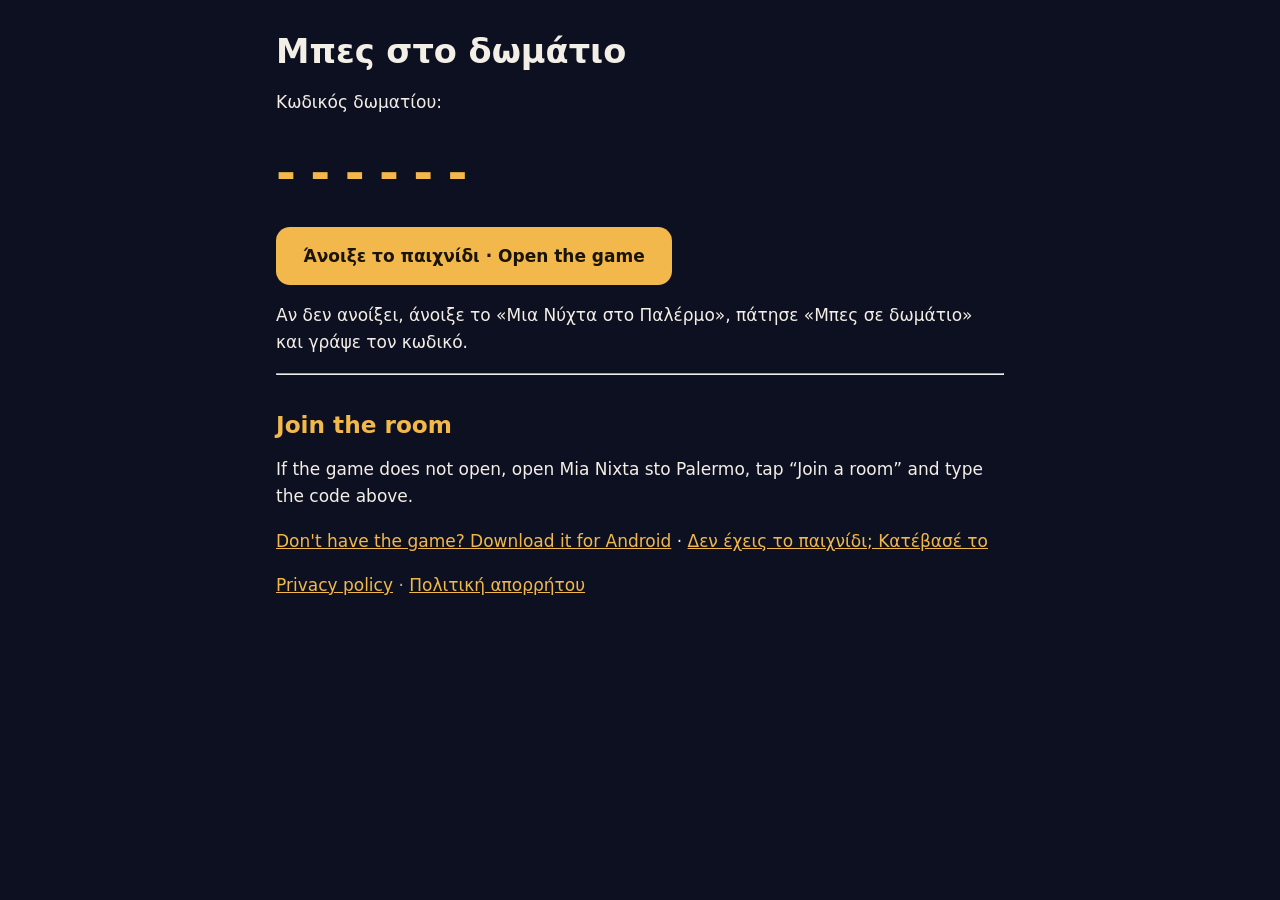
<file: join/index.html>
<!doctype html>
<html lang="en">
<head>
  <meta charset="utf-8">
  <meta name="viewport" content="width=device-width, initial-scale=1">
  <meta name="robots" content="noindex">
  <title>Join a room · Mia Nixta sto Palermo</title>
  <link rel="stylesheet" href="../style.css">
  <style>
    .code { font-size: 3rem; letter-spacing: .3em; font-weight: 700; color: #f2b84b; margin: .3em 0; }
    .open { display: inline-block; padding: .9em 1.6em; border-radius: 14px; background: #f2b84b; color: #1a1405;
      font-weight: 700; text-decoration: none; min-height: 44px; }
  </style>
</head>
<body>
<main>
  <h1 lang="el">Μπες στο δωμάτιο</h1>
  <p lang="el">Κωδικός δωματίου:</p>
  <p class="code" id="code" aria-live="polite">------</p>
  <p><a class="open" id="open" href="#" lang="el">Άνοιξε το παιχνίδι · Open the game</a></p>
  <p lang="el">Αν δεν ανοίξει, άνοιξε το «Μια Νύχτα στο Παλέρμο», πάτησε «Μπες σε δωμάτιο» και γράψε τον κωδικό.</p>
  <hr>
  <h2>Join the room</h2>
  <p>If the game does not open, open Mia Nixta sto Palermo, tap “Join a room” and type the code above.</p>
  <p><a href="../download/">Don't have the game? Download it for Android</a> ·
    <a href="../download/" lang="el">Δεν έχεις το παιχνίδι; Κατέβασέ το</a></p>
  <p class="muted"><a href="../">Privacy policy</a> · <a href="../el/" hreflang="el" lang="el">Πολιτική απορρήτου</a></p>
</main>
<script>
  // The code is only shown and passed to the app; the page sends nothing anywhere.
  var code = (new URLSearchParams(location.search).get('code') || '').toUpperCase();
  if (/^[A-HJ-NP-Z2-9]{6}$/.test(code)) {
    document.getElementById('code').textContent = code;
    // Without the game installed, Android opens the download page (it holds the one download link).
    var store = new URL('../download/', location.href).href;
    var android = /Android/i.test(navigator.userAgent);
    document.getElementById('open').href = android
      ? 'intent://join?code=' + code + '#Intent;scheme=palermo;package=com.mianixta.palermo;S.browser_fallback_url=' +
        encodeURIComponent(store) + ';end'
      : 'palermo://join?code=' + code;
  }
</script>
</body>
</html>
</file>
<file: style.css>
:root {
  --bg: #0d1020;
  --surface: #171b33;
  --border: #2c3358;
  --text: #f3efe6;
  --muted: #a9b0d0;
  --gold: #f2b84b;
}

* {
  box-sizing: border-box;
}

body {
  margin: 0;
  background: var(--bg);
  color: var(--text);
  font: 17px/1.6 Inter, system-ui, -apple-system, "Segoe UI", Roboto, sans-serif;
}

main {
  max-width: 760px;
  margin: 0 auto;
  padding: 24px 16px 64px;
}

h1,
h2 {
  font-family: "Fira Sans Extra Condensed", "Arial Narrow", system-ui, sans-serif;
  line-height: 1.2;
}

h1 {
  font-size: 2.1rem;
  margin: 8px 0 4px;
}

h2 {
  font-size: 1.45rem;
  margin: 36px 0 8px;
  color: var(--gold);
}

a {
  color: var(--gold);
}

a:focus-visible {
  outline: 3px solid var(--gold);
  outline-offset: 2px;
}

.lang {
  display: inline-block;
  min-height: 44px;
  padding: 10px 18px;
  border: 1px solid var(--border);
  border-radius: 22px;
  background: var(--surface);
  text-decoration: none;
  color: var(--text);
  font-weight: 600;
}

.muted {
  color: var(--muted);
}

.box {
  background: var(--surface);
  border: 1px solid var(--border);
  border-radius: 16px;
  padding: 4px 18px;
}

.table-wrap {
  overflow-x: auto;
}

table {
  width: 100%;
  border-collapse: collapse;
  font-size: 0.95rem;
}

th,
td {
  text-align: left;
  vertical-align: top;
  padding: 10px 8px;
  border-bottom: 1px solid var(--border);
}

th {
  color: var(--muted);
  font-weight: 600;
}
</file>
